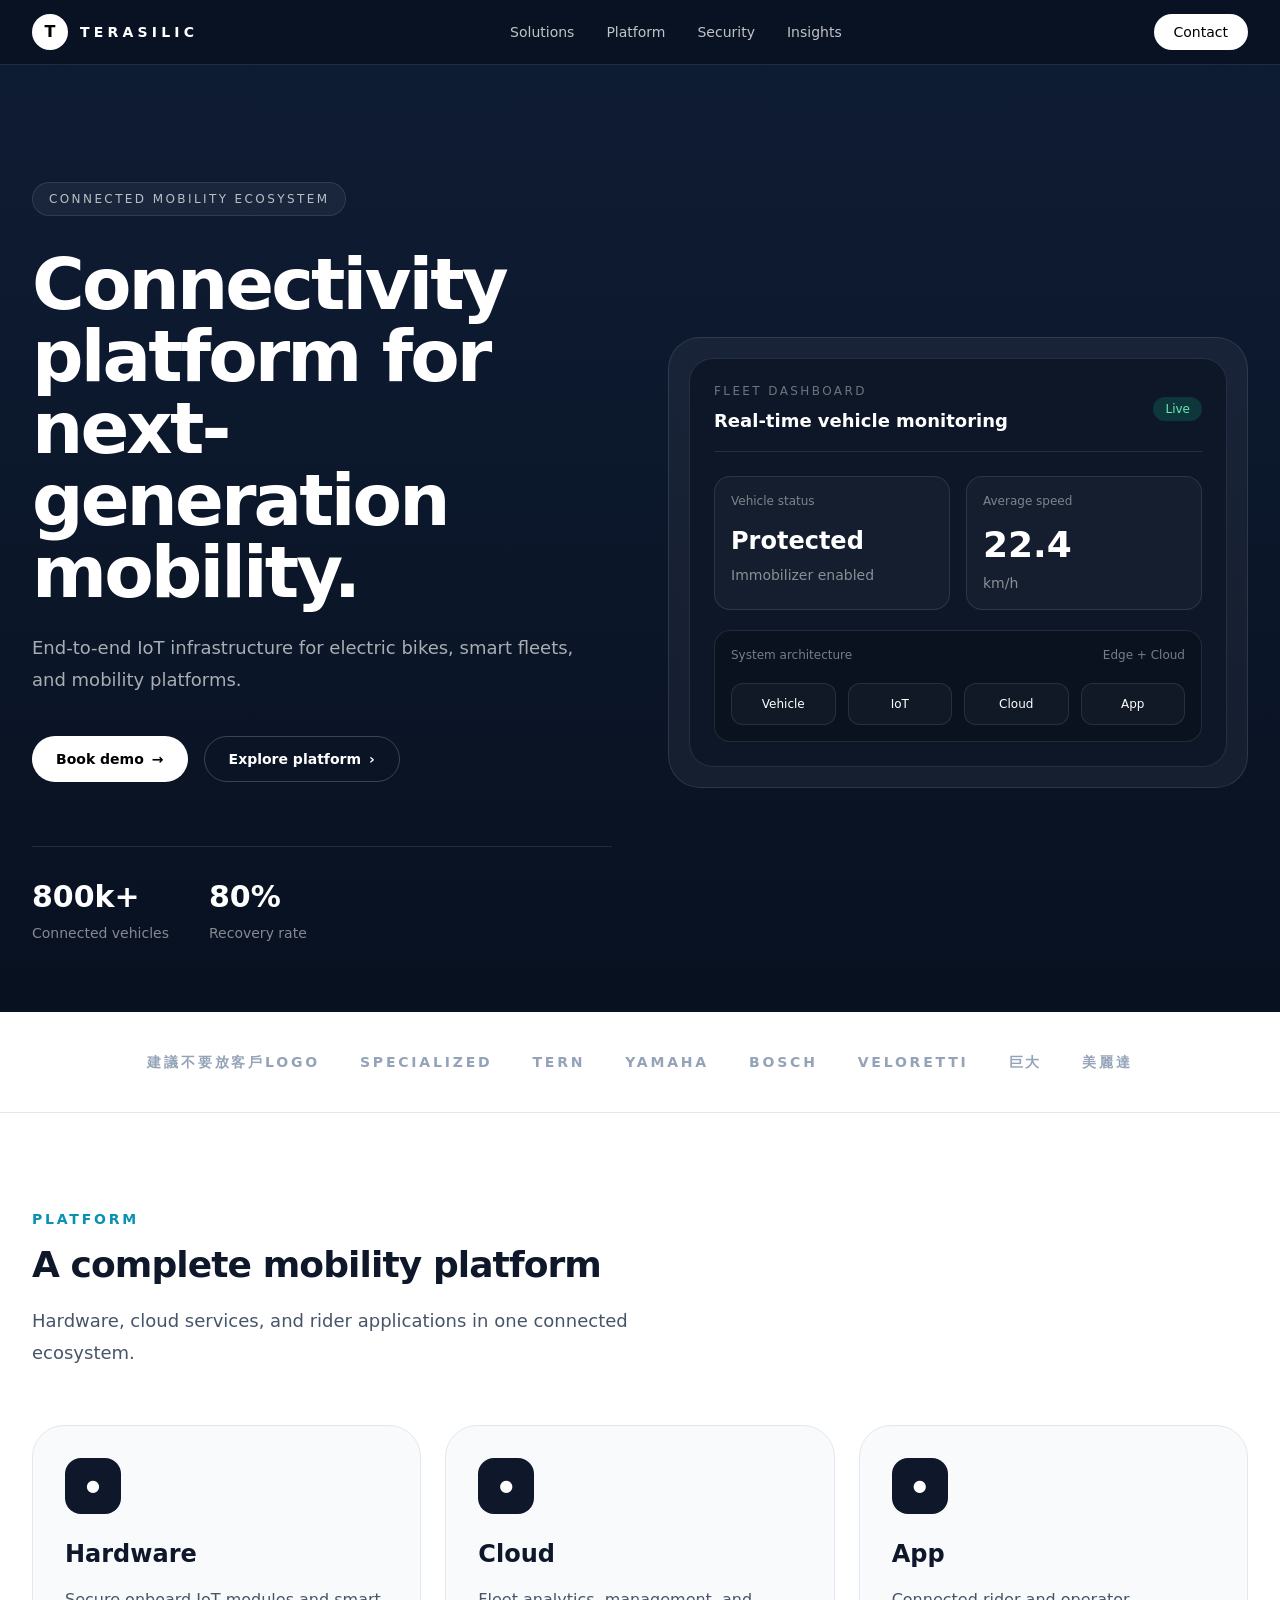
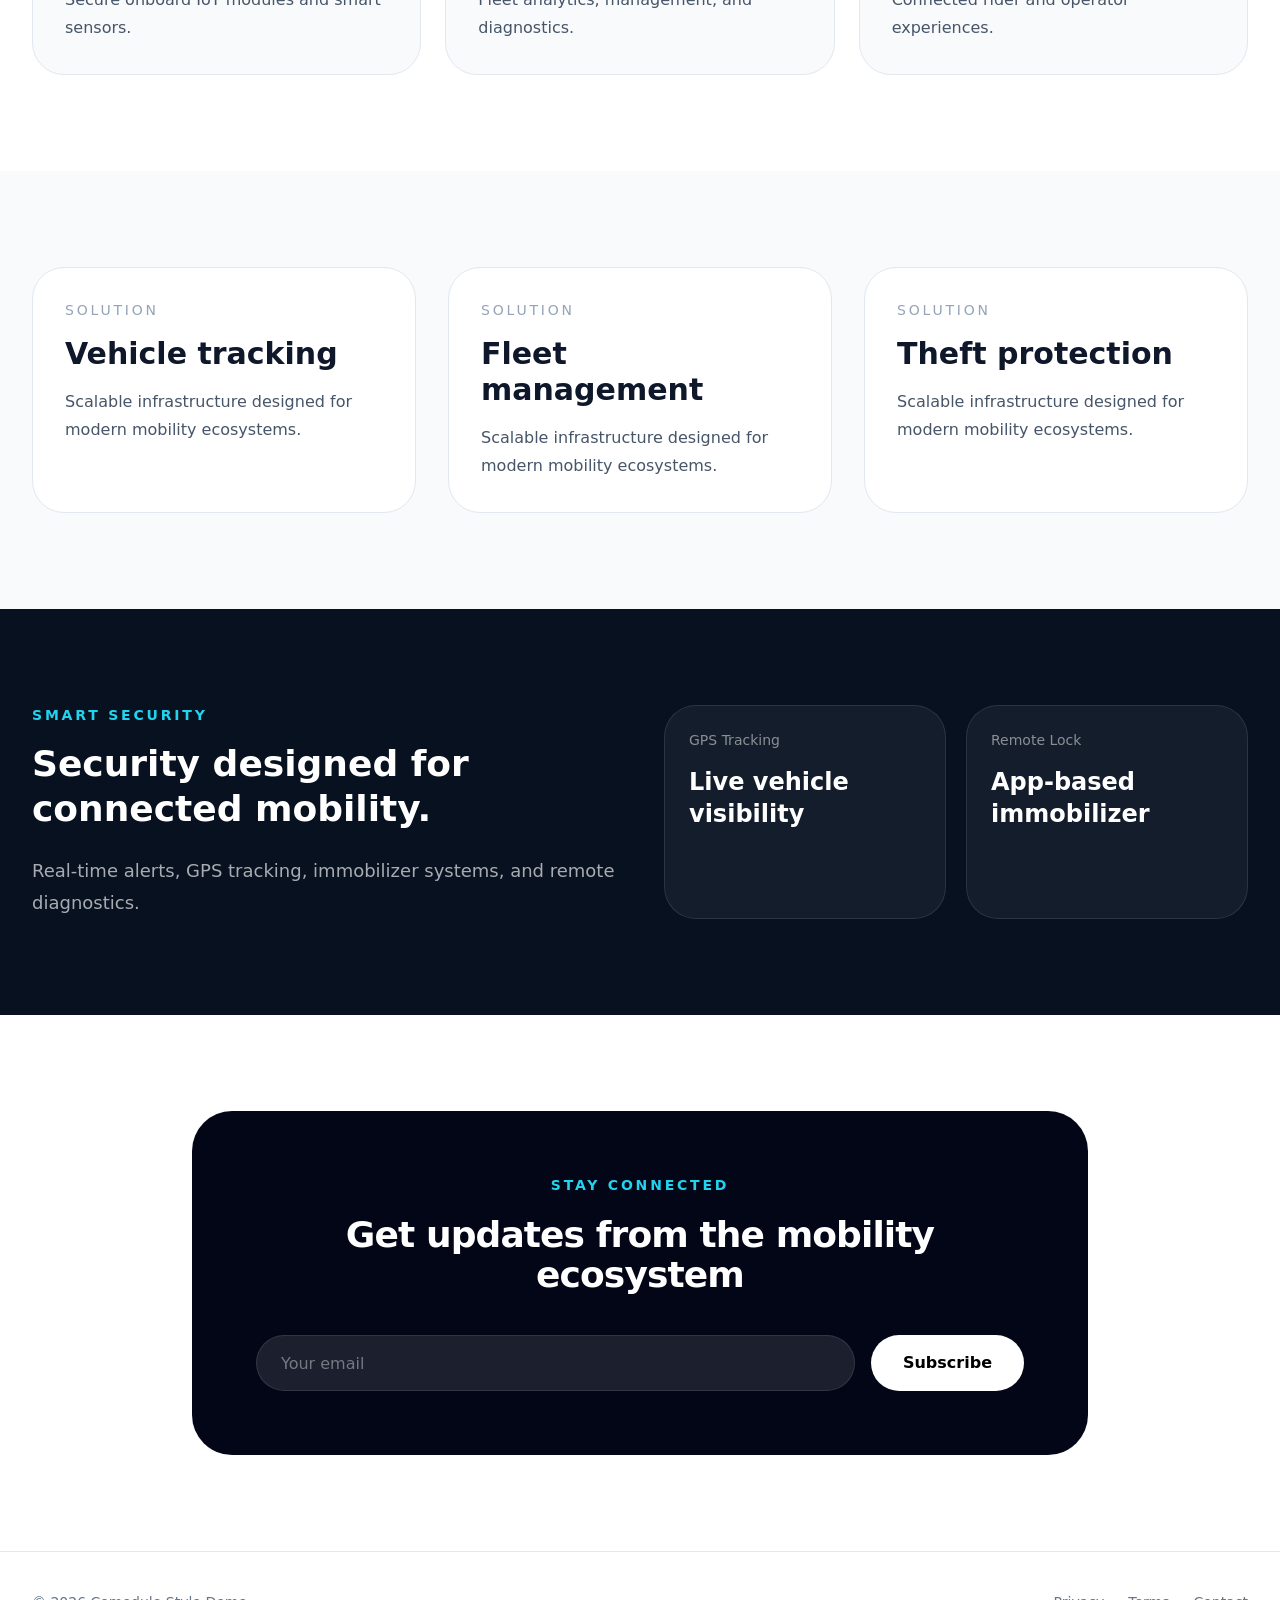
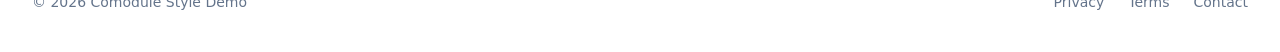
<file: index.html>
<!doctype html>
<html lang="en">
  <head>
    <meta charset="UTF-8" />
    <link rel="icon" type="image/svg+xml" href="/favicon.svg" />
    <meta name="viewport" content="width=device-width, initial-scale=1.0" />
    <title>terasilic-mobility-demo</title>
    <script type="module" crossorigin src="/assets/index-D47Yx8PS.js"></script>
    <link rel="stylesheet" crossorigin href="/assets/index-YXRXW9ho.css">
  </head>
  <body>
    <div id="root"></div>
  </body>
</html>
</file>
<file: assets/index-YXRXW9ho.css>
*,:before,:after,::backdrop{--tw-border-spacing-x:0;--tw-border-spacing-y:0;--tw-translate-x:0;--tw-translate-y:0;--tw-rotate:0;--tw-skew-x:0;--tw-skew-y:0;--tw-scale-x:1;--tw-scale-y:1;--tw-pan-x: ;--tw-pan-y: ;--tw-pinch-zoom: ;--tw-scroll-snap-strictness:proximity;--tw-gradient-from-position: ;--tw-gradient-via-position: ;--tw-gradient-to-position: ;--tw-ordinal: ;--tw-slashed-zero: ;--tw-numeric-figure: ;--tw-numeric-spacing: ;--tw-numeric-fraction: ;--tw-ring-inset: ;--tw-ring-offset-width:0px;--tw-ring-offset-color:#fff;--tw-ring-color:#3b82f680;--tw-ring-offset-shadow:0 0 #0000;--tw-ring-shadow:0 0 #0000;--tw-shadow:0 0 #0000;--tw-shadow-colored:0 0 #0000;--tw-blur: ;--tw-brightness: ;--tw-contrast: ;--tw-grayscale: ;--tw-hue-rotate: ;--tw-invert: ;--tw-saturate: ;--tw-sepia: ;--tw-drop-shadow: ;--tw-backdrop-blur: ;--tw-backdrop-brightness: ;--tw-backdrop-contrast: ;--tw-backdrop-grayscale: ;--tw-backdrop-hue-rotate: ;--tw-backdrop-invert: ;--tw-backdrop-opacity: ;--tw-backdrop-saturate: ;--tw-backdrop-sepia: ;--tw-contain-size: ;--tw-contain-layout: ;--tw-contain-paint: ;--tw-contain-style: }*,:before,:after{box-sizing:border-box;border:0 solid #e5e7eb}:before,:after{--tw-content:""}html,:host{-webkit-text-size-adjust:100%;tab-size:4;font-feature-settings:normal;font-variation-settings:normal;-webkit-tap-highlight-color:transparent;font-family:ui-sans-serif,system-ui,sans-serif,Apple Color Emoji,Segoe UI Emoji,Segoe UI Symbol,Noto Color Emoji;line-height:1.5}body{line-height:inherit;margin:0}hr{height:0;color:inherit;border-top-width:1px}abbr:where([title]){-webkit-text-decoration:underline dotted;text-decoration:underline dotted}h1,h2,h3,h4,h5,h6{font-size:inherit;font-weight:inherit}a{color:inherit;-webkit-text-decoration:inherit;text-decoration:inherit}b,strong{font-weight:bolder}code,kbd,samp,pre{font-feature-settings:normal;font-variation-settings:normal;font-family:ui-monospace,SFMono-Regular,Menlo,Monaco,Consolas,Liberation Mono,Courier New,monospace;font-size:1em}small{font-size:80%}sub,sup{vertical-align:baseline;font-size:75%;line-height:0;position:relative}sub{bottom:-.25em}sup{top:-.5em}table{text-indent:0;border-color:inherit;border-collapse:collapse}button,input,optgroup,select,textarea{font-feature-settings:inherit;font-variation-settings:inherit;font-family:inherit;font-size:100%;font-weight:inherit;line-height:inherit;letter-spacing:inherit;color:inherit;margin:0;padding:0}button,select{text-transform:none}button,input:where([type=button]),input:where([type=reset]),input:where([type=submit]){-webkit-appearance:button;background-color:#0000;background-image:none}:-moz-focusring{outline:auto}:-moz-ui-invalid{box-shadow:none}progress{vertical-align:baseline}::-webkit-inner-spin-button{height:auto}::-webkit-outer-spin-button{height:auto}[type=search]{-webkit-appearance:textfield;outline-offset:-2px}::-webkit-search-decoration{-webkit-appearance:none}::-webkit-file-upload-button{-webkit-appearance:button;font:inherit}summary{display:list-item}blockquote,dl,dd,h1,h2,h3,h4,h5,h6,hr,figure,p,pre{margin:0}fieldset{margin:0;padding:0}legend{padding:0}ol,ul,menu{margin:0;padding:0;list-style:none}dialog{padding:0}textarea{resize:vertical}input::-moz-placeholder{opacity:1;color:#9ca3af}textarea::-moz-placeholder{opacity:1;color:#9ca3af}input::placeholder,textarea::placeholder{opacity:1;color:#9ca3af}button,[role=button]{cursor:pointer}:disabled{cursor:default}img,svg,video,canvas,audio,iframe,embed,object{vertical-align:middle;display:block}img,video{max-width:100%;height:auto}[hidden]:where(:not([hidden=until-found])){display:none}.fixed{position:fixed}.absolute{position:absolute}.relative{position:relative}.inset-0{inset:0}.left-0{left:0}.right-0{right:0}.top-0{top:0}.z-10{z-index:10}.z-50{z-index:50}.mx-auto{margin-left:auto;margin-right:auto}.mb-10{margin-bottom:2.5rem}.mb-6{margin-bottom:1.5rem}.mb-8{margin-bottom:2rem}.mt-10{margin-top:2.5rem}.mt-14{margin-top:3.5rem}.mt-16{margin-top:4rem}.mt-2{margin-top:.5rem}.mt-4{margin-top:1rem}.mt-5{margin-top:1.25rem}.mt-6{margin-top:1.5rem}.mt-8{margin-top:2rem}.block{display:block}.flex{display:flex}.inline-flex{display:inline-flex}.grid{display:grid}.hidden{display:none}.h-14{height:3.5rem}.h-16{height:4rem}.h-9{height:2.25rem}.min-h-screen{min-height:100vh}.w-14{width:3.5rem}.w-9{width:2.25rem}.max-w-2xl{max-width:42rem}.max-w-3xl{max-width:48rem}.max-w-4xl{max-width:56rem}.max-w-7xl{max-width:80rem}.max-w-xl{max-width:36rem}.flex-1{flex:1}.grid-cols-4{grid-template-columns:repeat(4,minmax(0,1fr))}.flex-col{flex-direction:column}.flex-wrap{flex-wrap:wrap}.items-center{align-items:center}.justify-center{justify-content:center}.justify-between{justify-content:space-between}.gap-10{gap:2.5rem}.gap-12{gap:3rem}.gap-14{gap:3.5rem}.gap-2{gap:.5rem}.gap-3{gap:.75rem}.gap-4{gap:1rem}.gap-5{gap:1.25rem}.gap-6{gap:1.5rem}.gap-8{gap:2rem}.space-y-3>:not([hidden])~:not([hidden]){--tw-space-y-reverse:0;margin-top:calc(.75rem * calc(1 - var(--tw-space-y-reverse)));margin-bottom:calc(.75rem * var(--tw-space-y-reverse))}.overflow-hidden{overflow:hidden}.rounded-2xl{border-radius:1rem}.rounded-\[1\.5rem\]{border-radius:1.5rem}.rounded-\[2\.5rem\]{border-radius:2.5rem}.rounded-\[2rem\]{border-radius:2rem}.rounded-full{border-radius:9999px}.rounded-xl{border-radius:.75rem}.border{border-width:1px}.border-b{border-bottom-width:1px}.border-t{border-top-width:1px}.border-slate-200{--tw-border-opacity:1;border-color:rgb(226 232 240/var(--tw-border-opacity,1))}.border-white\/10{border-color:#ffffff1a}.border-white\/20{border-color:#fff3}.bg-\[\#081120\]{--tw-bg-opacity:1;background-color:rgb(8 17 32/var(--tw-bg-opacity,1))}.bg-\[\#081120\]\/80{background-color:#081120cc}.bg-\[\#0d1728\]{--tw-bg-opacity:1;background-color:rgb(13 23 40/var(--tw-bg-opacity,1))}.bg-black\/20{background-color:#0003}.bg-black\/45{background-color:#00000073}.bg-emerald-500\/20{background-color:#10b98133}.bg-slate-50{--tw-bg-opacity:1;background-color:rgb(248 250 252/var(--tw-bg-opacity,1))}.bg-slate-900{--tw-bg-opacity:1;background-color:rgb(15 23 42/var(--tw-bg-opacity,1))}.bg-slate-950{--tw-bg-opacity:1;background-color:rgb(2 6 23/var(--tw-bg-opacity,1))}.bg-white{--tw-bg-opacity:1;background-color:rgb(255 255 255/var(--tw-bg-opacity,1))}.bg-white\/10{background-color:#ffffff1a}.bg-white\/5{background-color:#ffffff0d}.bg-white\/\[0\.03\]{background-color:#ffffff08}.bg-white\/\[0\.05\]{background-color:#ffffff0d}.bg-gradient-to-b{background-image:linear-gradient(to bottom, var(--tw-gradient-stops))}.from-\[\#0f1d35\]{--tw-gradient-from:#0f1d35 var(--tw-gradient-from-position);--tw-gradient-to:#0f1d3500 var(--tw-gradient-to-position);--tw-gradient-stops:var(--tw-gradient-from), var(--tw-gradient-to)}.to-\[\#081120\]{--tw-gradient-to:#081120 var(--tw-gradient-to-position)}.bg-cover{background-size:cover}.bg-center{background-position:50%}.p-4{padding:1rem}.p-5{padding:1.25rem}.p-6{padding:1.5rem}.p-8{padding:2rem}.px-2{padding-left:.5rem;padding-right:.5rem}.px-3{padding-left:.75rem;padding-right:.75rem}.px-4{padding-left:1rem;padding-right:1rem}.px-5{padding-left:1.25rem;padding-right:1.25rem}.px-6{padding-left:1.5rem;padding-right:1.5rem}.px-8{padding-left:2rem;padding-right:2rem}.py-1{padding-top:.25rem;padding-bottom:.25rem}.py-10{padding-top:2.5rem;padding-bottom:2.5rem}.py-16{padding-top:4rem;padding-bottom:4rem}.py-2{padding-top:.5rem;padding-bottom:.5rem}.py-24{padding-top:6rem;padding-bottom:6rem}.py-3{padding-top:.75rem;padding-bottom:.75rem}.py-4{padding-top:1rem;padding-bottom:1rem}.pb-4{padding-bottom:1rem}.pt-28{padding-top:7rem}.pt-8{padding-top:2rem}.text-center{text-align:center}.text-2xl{font-size:1.5rem;line-height:2rem}.text-3xl{font-size:1.875rem;line-height:2.25rem}.text-4xl{font-size:2.25rem;line-height:2.5rem}.text-5xl{font-size:3rem;line-height:1}.text-6xl{font-size:3.75rem;line-height:1}.text-lg{font-size:1.125rem;line-height:1.75rem}.text-sm{font-size:.875rem;line-height:1.25rem}.text-xl{font-size:1.25rem;line-height:1.75rem}.text-xs{font-size:.75rem;line-height:1rem}.font-bold{font-weight:700}.font-medium{font-weight:500}.font-semibold{font-weight:600}.uppercase{text-transform:uppercase}.leading-7{line-height:1.75rem}.leading-8{line-height:2rem}.leading-\[0\.95\]{line-height:.95}.leading-relaxed{line-height:1.625}.leading-tight{line-height:1.25}.tracking-\[-0\.04em\]{letter-spacing:-.04em}.tracking-\[0\.2em\]{letter-spacing:.2em}.tracking-\[0\.3em\]{letter-spacing:.3em}.tracking-tight{letter-spacing:-.025em}.text-black{--tw-text-opacity:1;color:rgb(0 0 0/var(--tw-text-opacity,1))}.text-cyan-400{--tw-text-opacity:1;color:rgb(34 211 238/var(--tw-text-opacity,1))}.text-cyan-600{--tw-text-opacity:1;color:rgb(8 145 178/var(--tw-text-opacity,1))}.text-emerald-300{--tw-text-opacity:1;color:rgb(110 231 183/var(--tw-text-opacity,1))}.text-slate-400{--tw-text-opacity:1;color:rgb(148 163 184/var(--tw-text-opacity,1))}.text-slate-500{--tw-text-opacity:1;color:rgb(100 116 139/var(--tw-text-opacity,1))}.text-slate-600{--tw-text-opacity:1;color:rgb(71 85 105/var(--tw-text-opacity,1))}.text-slate-900{--tw-text-opacity:1;color:rgb(15 23 42/var(--tw-text-opacity,1))}.text-white{--tw-text-opacity:1;color:rgb(255 255 255/var(--tw-text-opacity,1))}.text-white\/40{color:#fff6}.text-white\/45{color:#ffffff73}.text-white\/50{color:#ffffff80}.text-white\/65{color:#ffffffa6}.text-white\/70{color:#ffffffb3}.text-white\/75{color:#ffffffbf}.text-white\/80{color:#fffc}.antialiased{-webkit-font-smoothing:antialiased;-moz-osx-font-smoothing:grayscale}.outline-none{outline-offset:2px;outline:2px solid #0000}.backdrop-blur-xl{--tw-backdrop-blur:blur(24px);-webkit-backdrop-filter:var(--tw-backdrop-blur) var(--tw-backdrop-brightness) var(--tw-backdrop-contrast) var(--tw-backdrop-grayscale) var(--tw-backdrop-hue-rotate) var(--tw-backdrop-invert) var(--tw-backdrop-opacity) var(--tw-backdrop-saturate) var(--tw-backdrop-sepia);backdrop-filter:var(--tw-backdrop-blur) var(--tw-backdrop-brightness) var(--tw-backdrop-contrast) var(--tw-backdrop-grayscale) var(--tw-backdrop-hue-rotate) var(--tw-backdrop-invert) var(--tw-backdrop-opacity) var(--tw-backdrop-saturate) var(--tw-backdrop-sepia)}.transition{transition-property:color,background-color,border-color,text-decoration-color,fill,stroke,opacity,box-shadow,transform,filter,-webkit-backdrop-filter,backdrop-filter;transition-duration:.15s;transition-timing-function:cubic-bezier(.4,0,.2,1)}html{scroll-behavior:smooth}body{margin:0;font-family:Inter,system-ui,sans-serif}.placeholder\:text-white\/40::placeholder{color:#fff6}.hover\:-translate-y-1:hover{--tw-translate-y:-.25rem;transform:translate(var(--tw-translate-x), var(--tw-translate-y)) rotate(var(--tw-rotate)) skewX(var(--tw-skew-x)) skewY(var(--tw-skew-y)) scaleX(var(--tw-scale-x)) scaleY(var(--tw-scale-y))}.hover\:bg-gray-200:hover{--tw-bg-opacity:1;background-color:rgb(229 231 235/var(--tw-bg-opacity,1))}.hover\:bg-slate-200:hover{--tw-bg-opacity:1;background-color:rgb(226 232 240/var(--tw-bg-opacity,1))}.hover\:bg-white\/10:hover{background-color:#ffffff1a}.hover\:text-white:hover{--tw-text-opacity:1;color:rgb(255 255 255/var(--tw-text-opacity,1))}.hover\:shadow-xl:hover{--tw-shadow:0 20px 25px -5px #0000001a, 0 8px 10px -6px #0000001a;--tw-shadow-colored:0 20px 25px -5px var(--tw-shadow-color), 0 8px 10px -6px var(--tw-shadow-color);box-shadow:var(--tw-ring-offset-shadow,0 0 #0000), var(--tw-ring-shadow,0 0 #0000), var(--tw-shadow)}@media (width>=640px){.sm\:grid-cols-2{grid-template-columns:repeat(2,minmax(0,1fr))}.sm\:flex-row{flex-direction:row}}@media (width>=768px){.md\:text-7xl{font-size:4.5rem;line-height:1}}@media (width>=1024px){.lg\:block{display:block}.lg\:flex{display:flex}.lg\:hidden{display:none}.lg\:grid-cols-2{grid-template-columns:repeat(2,minmax(0,1fr))}.lg\:grid-cols-3{grid-template-columns:repeat(3,minmax(0,1fr))}.lg\:flex-row{flex-direction:row}.lg\:px-16{padding-left:4rem;padding-right:4rem}.lg\:px-8{padding-left:2rem;padding-right:2rem}.lg\:text-7xl{font-size:4.5rem;line-height:1}}
</file>
